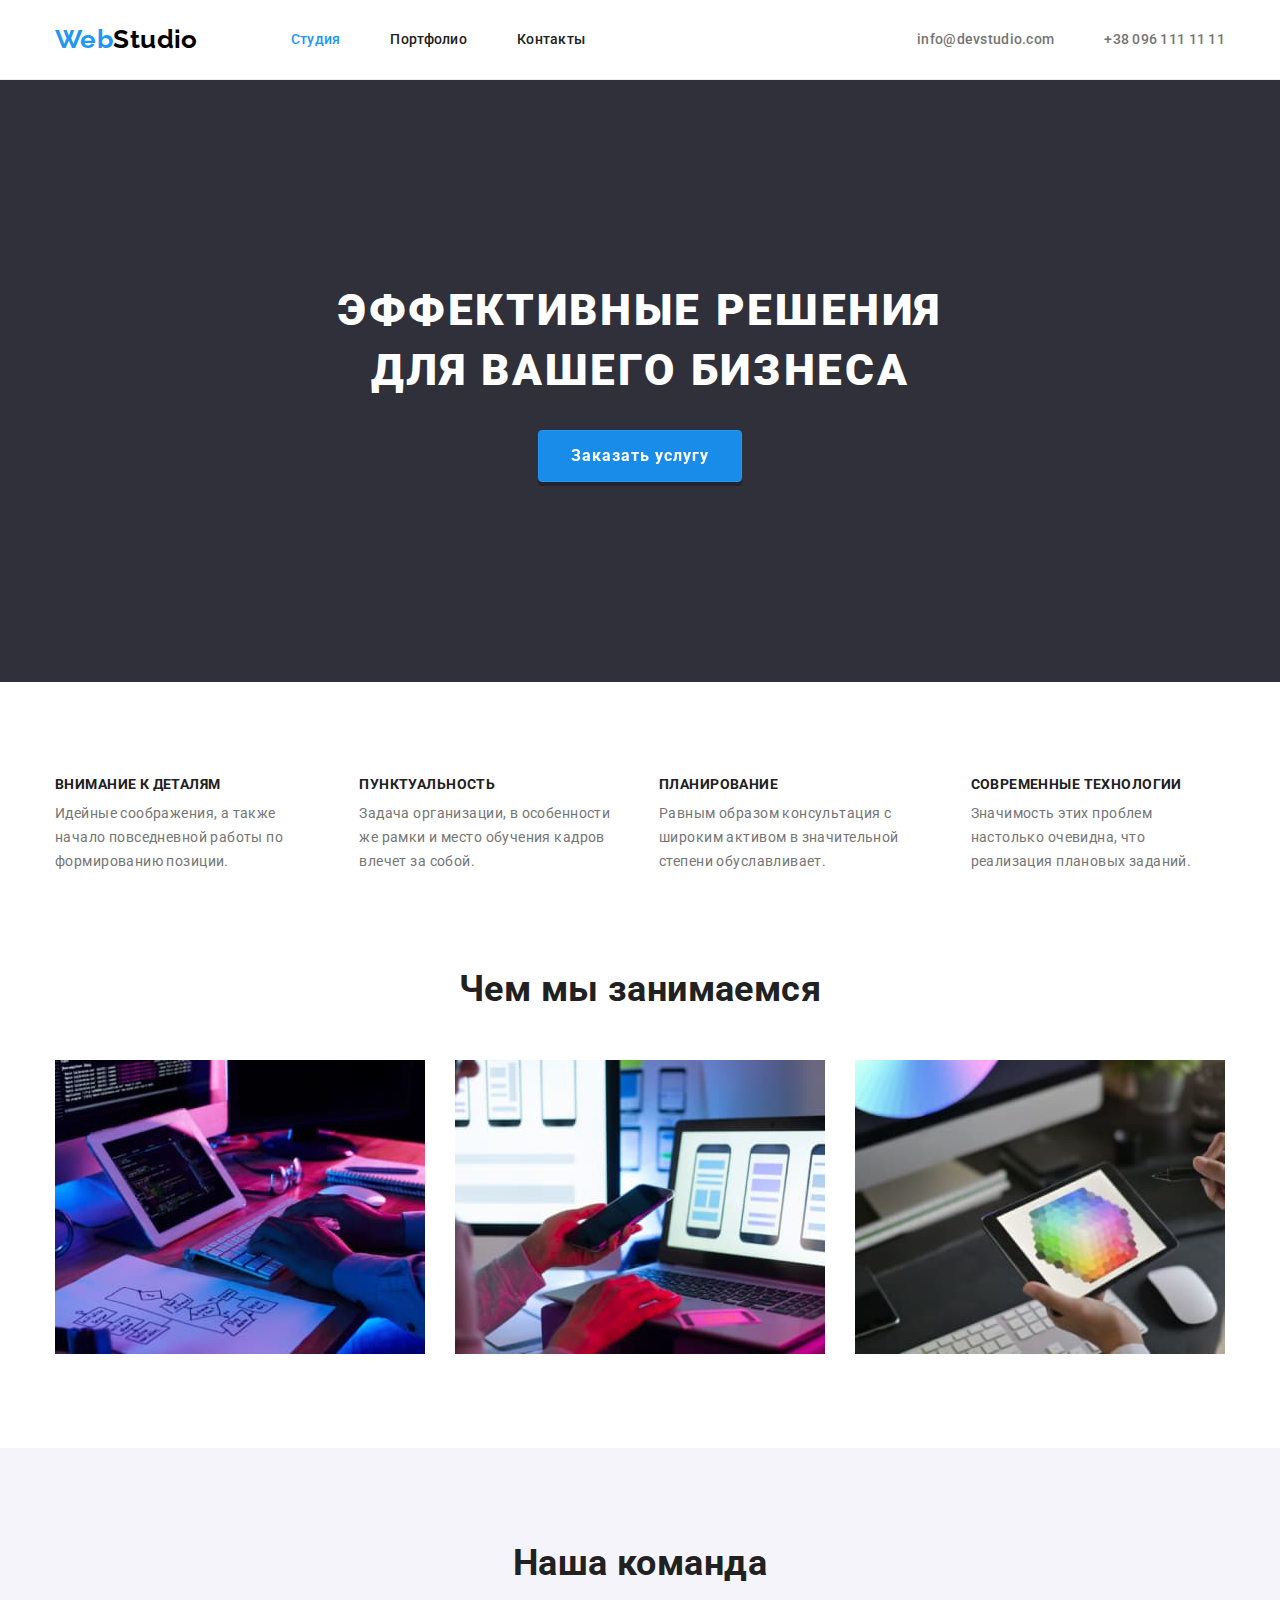
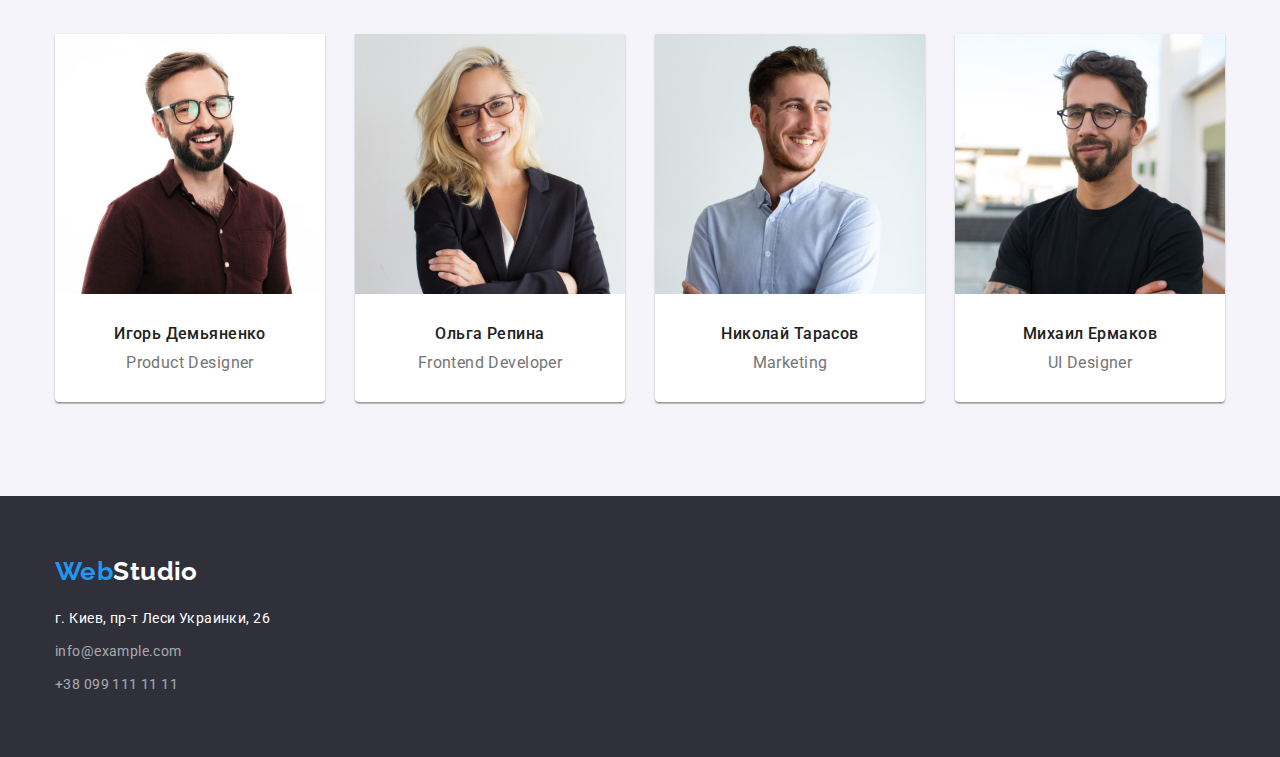
<file: index.html>
<!DOCTYPE html>
<html lang="ru">

<head>
    <meta charset="UTF-8">
    <meta http-equiv="X-UA-Compatible" content="IE=edge">
    <meta name="viewport" content="width=device-width, initial-scale=1.0">
    <title>Студия</title>
    <link rel="preconnect" href="https://fonts.gstatic.com">
    <link
        href="https://fonts.googleapis.com/css2?family=Raleway:wght@700&family=Roboto:wght@400;500;700;900&display=swap"
        rel="stylesheet">
    <link rel="stylesheet" href="https://cdnjs.cloudflare.com/ajax/libs/modern-normalize/1.0.0/modern-normalize.min.css">
    <link rel="stylesheet" href="./css/styles.css">
</head>

<body>
    <header class="header">
        <div class="container flex">
        <nav class="main-nav">
            <a href="./index.html" class="logo-link"> <span class="logo-web">Web</span>Studio</a>
            <ul class="site-nav list">
                <li class="item"><a href="./index.html" class="site-nav-link current">Студия</a></li>
                <li class="item"><a href="./portfolio.html" class="site-nav-link">Портфолио</a></li>
                <li class="item"><a href="#contacts" class="site-nav-link">Контакты</a></li>
            </ul>
        </nav>
        <ul class="info list">
            <li class="item"><a href="mailto:info@devstudio.com" class="info-link">info@devstudio.com</a></li>
            <li class="item"><a href="tel:+380961111111" class="info-link">+38 096 111 11 11</a></li>
        </ul>
        </div>
    </header>

    <main>
        <!-- Hero block -->
        <section class="hero">
            <div class="container">
                <h1 class="hero-title">Эффективные решения<br>для вашего бизнеса
                </h1>
                <button class="button primary" type="button">Заказать услугу</button>
            </div>
        </section>

        <!-- Features -->
        <section class="section">
            <div class="container">
                <h2 hidden> Особенности</h2>
                <ul class="features list">
                    <li class="features card">
                        <h3 class="features title">Внимание к деталям</h3>
                        <p class="features text">Идейные соображения, а также начало повседневной работы по формированию
                            позиции.</p>
                    </li>
                    <li class="features card">
                        <h3 class="features title">Пунктуальность</h3>
                        <p class="features text">Задача организации, в особенности же рамки и место обучения кадров
                            влечет за собой.</p>
                    </li>
                    <li class="features card">
                        <h3 class="features title">Планирование</h3>
                        <p class="features text">Равным образом консультация с широким активом в значительной степени
                            обуславливает.</p>
                    </li>
                    <li class="features card">
                        <h3 class="features title">Современные технологии</h3>
                        <p class="features text">Значимость этих проблем настолько очевидна, что реализация плановых
                            заданий.</p>
                    </li>
                </ul>
            </div>
        </section>
        <!-- Our profile -->
        <section class="profile section">
            <div class="container">
                <h2 class=" profile-title">Чем мы занимаемся</h2>
                <ul class=" profile list">
                    <li class="profile card">
                        <img src="./images/keyboard.jpg" alt="Руки печатают на клавиатуре" width="370" height="294">
                    </li>
                    <li class="profile card">
                        <img src="./images/laptop.jpg" alt="Ноутбук и телефон" width="370" height="294">
                    </li>
                    <li class="profile card">
                        <img src="./images/tablet.jpg" alt="Палитра цветов в планшете" width="370" height="294">
                    </li>
                </ul>
            </div>
        </section>
        <!-- Our team -->
        <section class="team section">
            <div class="container">
                <h2 class="team-title">Наша команда</h2>
                <ul class="team list">
                    <li class="team card">
                        <img src="./images/product-designer.jpg" alt="Продакт Дизайнер" width="270" height="260">
                        <div class="content">
                        <h3 class="card name">Игорь Демьяненко</h3>
                        <p class="card position">Product Designer</p></div>
                    </li>
                    <li class="team card">
                        <img src="./images/frontend-developer.jpg" alt="Фронтенд Разработчик" width="270" height="260">
                        <div class="content">
                        <h3 class="card name">Ольга Репина</h3>
                        <p class="card position">Frontend Developer</p>
                        </div>
                    </li>
                    <li class="team card">
                        <img src="./images/marketolog.jpg" alt="Маркетолог" width="270" height="260">
                        <div class="content">
                        <h3 class="card name">Николай Тарасов</h3>
                        <p class="card position">Marketing</p>
                        </div>
                    </li>
                    <li class="team card">
                        <img src="./images/ui-designer.jpg" alt="Дизайнер" width="270" height="260">
                        <div class="content">
                        <h3 class="card name">Михаил Ермаков</h3>
                        <p class="card position">UI Designer</p>
                        </div>
                    </li>
                </ul>
            </div>
        </section>
    </main>

    <footer class="footer">
        <div class="container">
        <a href="./index.html" class="footer-logo logo-link"><span class="logo-web">Web</span>Studio</a>
        <address id="contacts" class="address-info">
            <p class="location"> г. Киев, пр-т Леси Украинки, 26 </p>
            <ul class="address list">
                <li class="item"><a href="mailto:info@example.com" class="address-link link">info@example.com</a></li>
                <li class="item"><a href="tel:+380991111111" class="address-link link">+38 099 111 11 11</a></li>
            </ul>
        </address>
        </div>
    </footer>
</body>

</html>
</file>
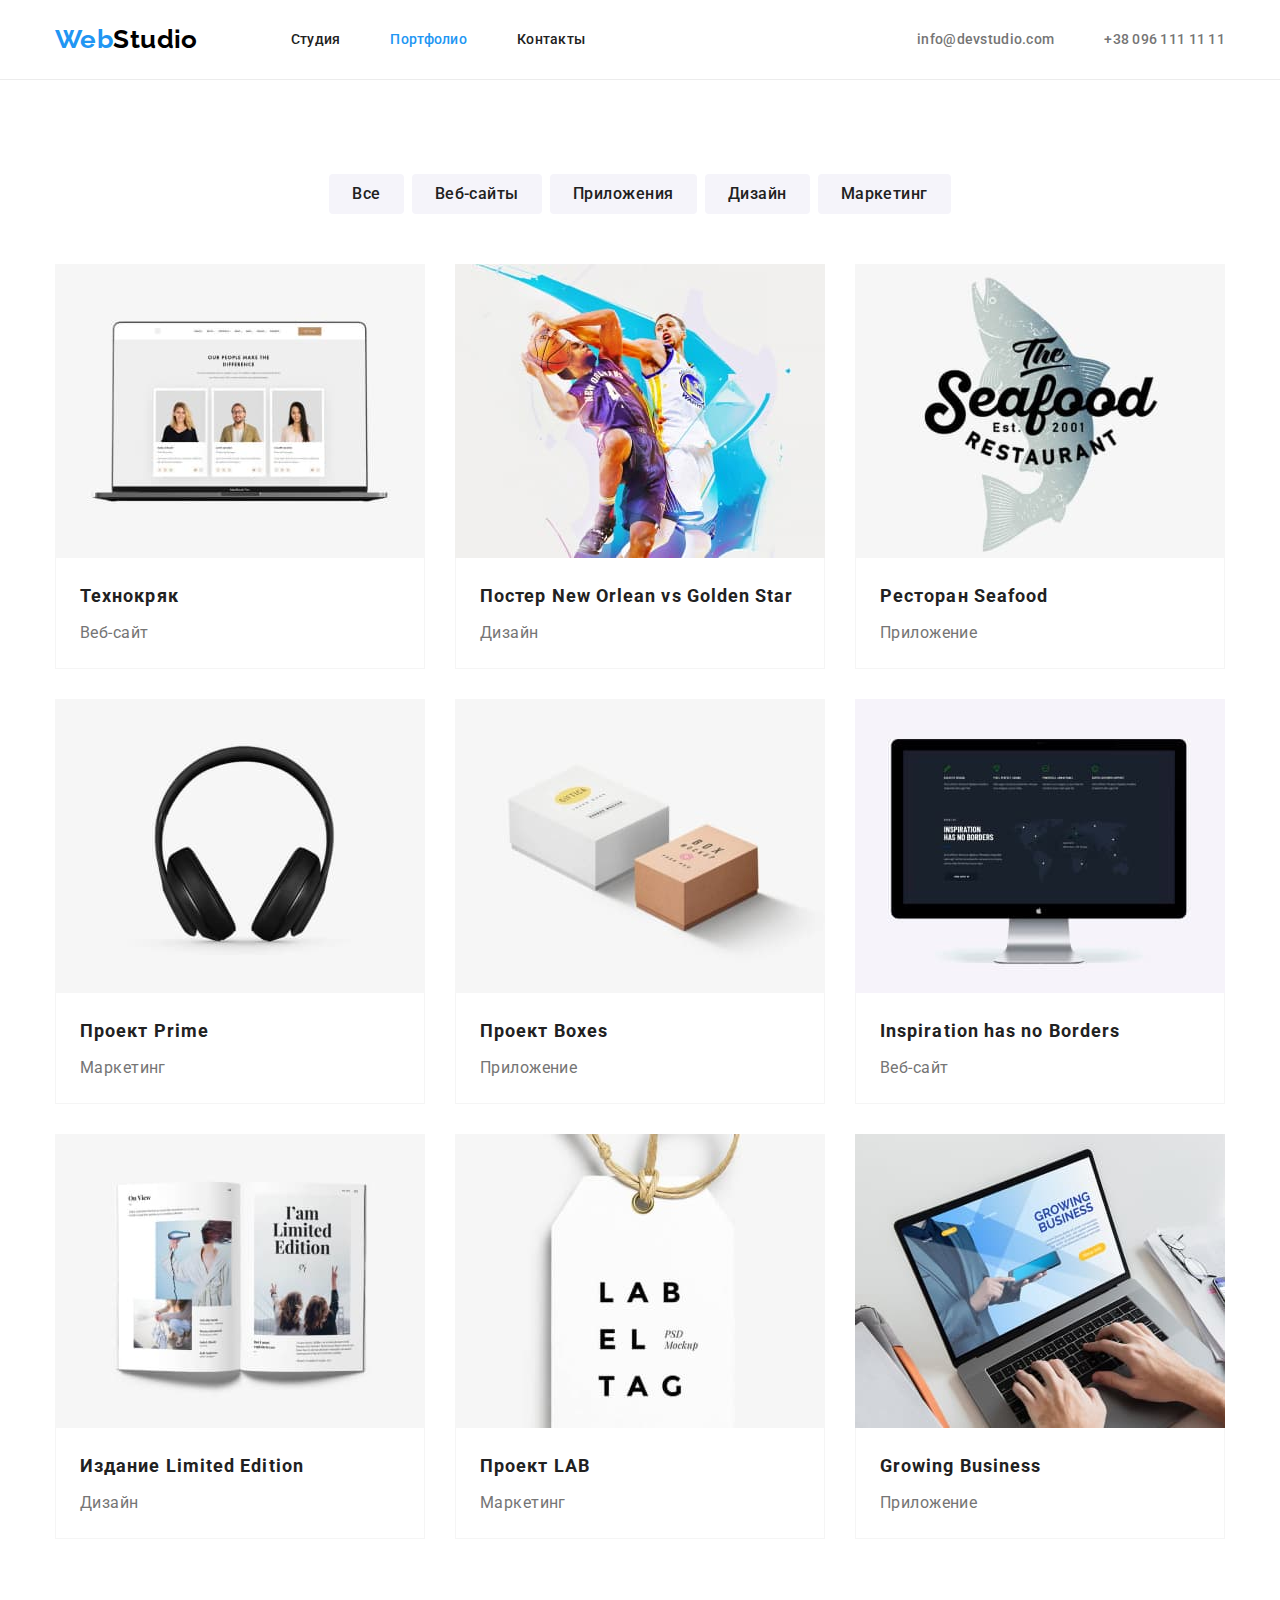
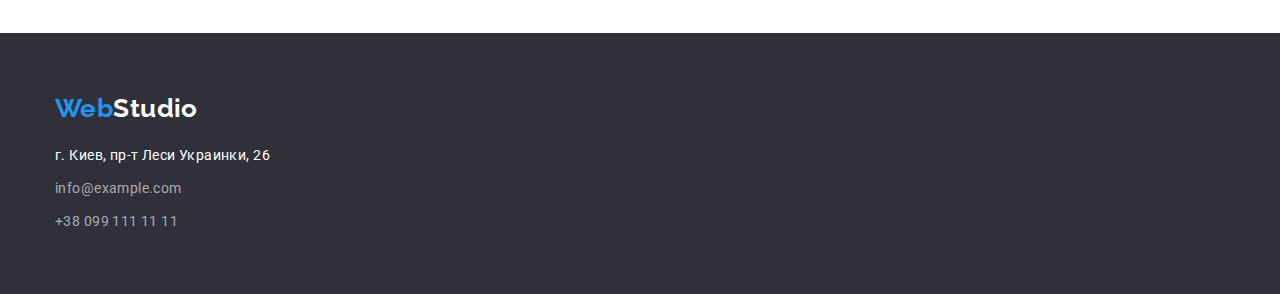
<file: portfolio.html>
<!DOCTYPE html>
<html lang="ru">

<head>
    <meta charset="UTF-8">
    <meta http-equiv="X-UA-Compatible" content="IE=edge">
    <meta name="viewport" content="width=device-width, initial-scale=1.0">
    <title>Портфолио</title>
    <link
        href="https://fonts.googleapis.com/css2?family=Raleway:wght@700&family=Roboto:wght@400;500;700;900&display=swap"
        rel="stylesheet">
    <link rel="stylesheet" href="https://cdnjs.cloudflare.com/ajax/libs/modern-normalize/1.0.0/modern-normalize.min.css">
    <link rel="stylesheet" href="./css/styles.css">
</head>

<body>
    <header class="header">
        <div class="container flex">
            <nav class="main-nav">
                <a href="./index.html" class="logo-link"> <span class="logo-web">Web</span>Studio</a>
                <ul class="site-nav list">
                    <li class="item"><a href="./index.html" class="site-nav-link">Студия</a></li>
                    <li class="item"><a href="./portfolio.html" class="site-nav-link current">Портфолио</a></li>
                    <li class="item"><a href="#contacts" class="site-nav-link">Контакты</a></li>
                </ul>
            </nav>
            <ul class="info list">
                <li class="item"><a href="mailto:info@devstudio.com" class="info-link">info@devstudio.com</a></li>
                <li class="item"><a href="tel:+380961111111" class="info-link">+38 096 111 11 11</a></li>
            </ul>
        </div>
    </header>
    <main>
        <section class="section">
            <!-- Наши продукты -->
            <div class="container">
                <h1 hidden> Наши продукты примеры</h1>
                <ul class="filter list">
                    <li class="filter item"> <button class="filter button" type="button">Все </button></li>
                    <li class="filter item"> <button class="filter button" type="button">Веб-сайты </button></li>
                    <li class="filter item"> <button class="filter button" type="button">Приложения </button></li>
                    <li class="filter item"> <button class="filter button" type="button">Дизайн </button></li>
                    <li class="filter item"> <button class="filter button" type="button">Маркетинг </button></li>
                </ul>
                <ul class="product list">
                    <li class="product card">
                        <a href="#" class="link"> <img src="./images/technokryak.jpg" alt="Технокряк" width="370">
                            <div class="content">
                            <h2 class="product name">Технокряк</h2>
                            <p class="product category">Веб-сайт</p>
                            </div>
                        </a>
                    </li>
                    <li class="product card">
                        <a href="#" class="link"> <img src="./images/poster.jpg" alt="Постер" width="370">
                            <div class="content">
                            <h2 class="product name">Постер New Orlean vs Golden Star</h2>
                            <p class="product category">Дизайн</p>
                            </div>
                        </a>
                    </li>
                    <li class="product card">
                        <a href="#" class="link"> <img src="./images/restaurant.jpg" alt="Ресторан" width="370">
                            <div class="content">
                            <h2 class="product name">Ресторан Seafood</h2>
                            <p class="product category">Приложение</p>
                            </div>
                        </a>
                    </li>
                    <li class="product card">
                        <a href="#" class="link"> <img src="./images/earphones.jpg" alt="Проект прайм" width="370">
                            <div class="content">
                            <h2 class="product name">Проект Prime</h2>
                            <p class="product category">Маркетинг</p>
                            </div>
                        </a>
                    </li>
                    <li class="product card">
                        <a href="#" class="link"> <img src="./images/boxes.jpg" alt="Проект боксес" width="370">
                            <div class="content">
                            <h2 class="product name">Проект Boxes</h2>
                            <p class="product category">Приложение</p>
                            </div>
                        </a>
                    </li>
                    <li class="product card">
                        <a href="#" class="link"> <img src="./images/inspiration-site.jpg" alt="Инспирейш сайт"
                                width="370">
                            <div class="content">
                            <h2 class="product name">Inspiration has no Borders</h2>
                            <p class="product category">Веб-сайт</p>
                            </div>
                        </a>
                    </li>
                    <li class="product card">
                        <a href="#" class="link"> <img src="./images/magazine.jpg" alt="Журнал" width="370">
                            <div class="content">
                            <h2 class="product name">Издание Limited Edition</h2>
                            <p class="product category">Дизайн</p>
                            </div>
                        </a>
                    </li>
                    <li class="product card">
                        <a href="#" class="link"> <img src="./images/lab.jpg" alt="Проект лаб" width="370">
                            <div class="content">
                            <h2 class="product name">Проект LAB</h2>
                            <p class="product category">Маркетинг</p>
                            </div>
                        </a>
                    </li>
                    <li class="product card">
                        <a href="#" class="link"> <img src="./images/application.jpg" alt="Бизнес-приложение"
                                width="370">
                            <div class="content">
                            <h2 class="product name">Growing Business</h2>
                            <p class="product category">Приложение</p>
                            </div>
                        </a>
                    </li>
                </ul>
            </div>
        </section>
    </main>
    <footer class="footer">
        <div class="container">
            <a href="./index.html" class="footer-logo logo-link"><span class="logo-web">Web</span>Studio</a>
            <address id="contacts" class="address-info">
                <p class="location"> г. Киев, пр-т Леси Украинки, 26 </p>
                <ul class="address list">
                    <li class="item"><a href="mailto:info@example.com" class="address-link link">info@example.com</a></li>
                    <li class="item"><a href="tel:+380991111111" class="address-link link">+38 099 111 11 11</a></li>
                </ul>
            </address>
        </div>
    </footer>
</body>

</html>
</file>
<file: css/styles.css>
/* цвет основного текста #757575 */
/* вторичный цвет текста (Заголовки) #212121 */
/* белый цвет #FFFFFF */
/* основной цвет фона #E5E5E5 */
/* акцент #2196F3 */
/* вторичный цвет фона #F5F4FA */
/* цвет подвала #2F303A */
/* цвет лого #000000 */
/* цвет фона карточки #F5F5F5 */

:root {
  --primary-text-color: #757575;
  --title-text-color: #212121;
  --primary-white-color: #fff;
  --accent-color: #2196f3;
  --secondary-bg-color: #f5f4fa;
  --footer-color: #2f303a;
  --logo-color: #000000;
  --button-accent-color: #188ce8;
  --border-card-color: #f5f5f5;

  --hero-font-weight: 900;
  --title-font-weight: 700;
  --nav-font-weight: 500;

  --hero-font-size: 44px;
  --title-font-size: 36px;
  --logo-font-size: 26px;
  --button-product-size: 18px;
  --button-font-size: 16px;
  --item-font-size: 14px;
}

body {
  box-sizing: border-box;

  font-family: "Roboto", sans-serif;
  font-size: var(--item-font-size);

  color: var(--primary-text-color);
  background-color: var(--primary-white-color);

  line-height: 1.173;
  letter-spacing: 0.03em;
}

img {
  display: block;
  width: 100%;
  height: auto;
}

/* Сброс стилей */
h1,
h2,
h3,
h4,
h5,
h6,
p,
ul {
  margin: 0;
  padding: 0;
}

ul {
  list-style: none;
}

/* Сброс стилей */

.container {
  width: 1200px;
  margin-left: auto;
  margin-right: auto;
  padding-left: 15px;
  padding-right: 15px;
}

/* стили списков */
.features.list,
.profile.list,
.team.list,
.filter.list,
.product.list {
  display: flex;
}
/* стили списков */

/* cтили ссылок */
.link {
  text-decoration: none;
  font-style: normal;
}
.site-nav-link,
.info-link {
  padding-top: 30px;
  padding-bottom: 30px;
  text-decoration: none;
  font-style: normal;
  color: var(--title-text-color);
  font-weight: var(--nav-font-weight);
  letter-spacing: 0.02em;
  line-height: 1.143;
}
.site-nav-link:hover,
.info-link:hover,
.address-link:hover,
.site-nav-link:focus,
.info-link:focus,
.address-link:focus {
  color: var(--accent-color);
}
.site-nav-link.current {
  color: var(--accent-color);
}
.info-link {
  color: var(--primary-text-color);
}
/* cтили ссылок */
/* лого */
.logo-link {
  text-decoration: none;
  font-style: normal;
  color: var(--logo-color);
  font-family: "raleway";
  font-weight: var(--title-font-weight);
  font-size: var(--logo-font-size);
  line-height: 1.192;
}
.logo-web {
  color: var(--accent-color);
}
/* лого */

/* cтили кнопок */
.button {
  font-family: inherit;
  font-weight: var(--title-font-weight);
  font-size: var(--button-font-size);
  line-height: 1.625;
  border-radius: 4px;
  color: var(--title-text-color);
  background-color: var(--secondary-bg-color);
  letter-spacing: 0.06em;
  text-align: center;
  cursor: pointer;
}
.button.primary {
  margin-top: 30px;
  border: 1px solid transparent;
  display: inline-block;
  min-width: 200px;
  padding: 10px 32px;
  line-height: 1.875;
  color: var(--primary-white-color);
  background-color: var(--button-accent-color);
  border-color: var(--accent-color);
  filter: drop-shadow(0 4px rgba(0, 0, 0, 0.25));
}
.button.primary:hover,
.filter.button:hover,
.filter.button:focus,
.button.primary:focus {
  color: var(--primary-white-color);
  background-color: var(--accent-color);
}
.filter.button {
  min-width: 73px;
  padding: 6px 22px;
  font-weight: var(--nav-font-weight);
  letter-spacing: 0.03em;
  border: 1px solid transparent;
}
/* cтили кнопок */

/* cтили карточек */
.team.card,
.features.card,
.profile.card,
.product.card {
  line-height: 1.188;
}
/* cтили карточек */

/* Section */

.section {
  padding-top: 94px;
  padding-bottom: 94px;
}

.profile-title,
.team-title {
  font-weight: var(--title-font-weight);
  font-size: var(--title-font-size);
  color: var(--title-text-color);
  text-align: center;
  line-height: 1.167;
}

/* Header */
.header {
  display: flex;
  height: 80px;
  border-bottom: 1px solid #ececec;
}

.container.flex {
  display: flex;
  align-items: center;
}
.main-nav {
  display: flex;
  align-items: center;
}
.site-nav {
  display: flex;
  margin-left: 93px;
}
.site-nav .item:not(:last-child),
.info .item:not(:last-child) {
  margin-right: 50px;
}

.info {
  display: flex;
  margin-left: auto;
}

/* Hero */
.hero {
  padding-top: 200px;
  padding-bottom: 200px;
  text-align: center;
  background-color: var(--footer-color);
}

.hero-title {
  font-weight: var(--hero-font-weight);
  font-size: var(--hero-font-size);
  line-height: 1.364;
  color: var(--primary-white-color);
  letter-spacing: 0.06em;
  text-transform: uppercase;
}

/* Features */

.features.card {
  flex-basis: calc((100%-90px) / 4);
}

.features.card:not(:last-child),
.profile.card:not(:last-child),
.team.card:not(:last-child) {
  margin-right: 30px;
}

.features.title {
  font-weight: var(--title-font-weight);
  font-size: var(--item-font-size);
  color: var(--title-text-color);
  text-transform: uppercase;
  line-height: 1.143;
}
.features.text {
  margin-top: 10px;
  line-height: 1.7142;
}

/* Features */

/* Our profile */
.profile.section {
  padding-top: 0;
}

.team-title,
.profile-title {
  line-height: 1.167;
  margin-bottom: 50px;
}
/* Our team */

.team.section {
  background-color: var(--secondary-bg-color);
}

.team.card {
  background-color: var(--primary-white-color);
  text-align: center;
  width: 270px;
  height: 368px;
  border-radius: 0px 0px 4px 4px;
  box-shadow: 0px 1px 3px rgba(0, 0, 0, 0.12), 0px 1px 1px rgba(0, 0, 0, 0.14),
    0px 2px 1px rgba(0, 0, 0, 0.2);
}
.card.name {
  color: var(--title-text-color);
  font-weight: var(--nav-font-weight);
  font-size: var(--button-font-size);
}
.card.position {
  margin-top: 10px;
  font-size: var(--button-font-size);
}

.team.list > .card .content {
  padding-top: 30px;
  padding-bottom: 30px;
}

/* Footer */
.footer {
  padding-top: 60px;
  padding-bottom: 60px;
  background-color: var(--footer-color);
}

.address-info {
  margin-top: 20px;
  line-height: 1.714;
}

.address.list,
.address .item:last-child {
  margin-top: 9px;
}

.location {
  font-style: normal;
}

.footer-logo.logo-link,
.location {
  color: var(--primary-white-color);
}
.address-link {
  color: rgba(255, 255, 255, 0.6);
}
/* Footer */

/* Portfolio */
.filter.list {
  justify-content: center;
  margin-bottom: 50px;
}
.filter.item {
  display: inline-block;
  line-height: 1.625;
}

.filter.item:not(:last-child) {
  margin-right: 8px;
}

.filter.button:hover,
.filter.button:focus {
  filter: drop-shadow(0px 4px 4px rgba(0, 0, 0, 0.25));
}

/* product */

.product.list {
  flex-wrap: wrap;
}

.product.card {
  background-color: var(--primary-white-color);
  max-width: 370px;
  margin-right: 30px;
  margin-bottom: 30px;
  overflow: hidden;
}

.product.card:nth-child(3n) {
  margin-right: 0;
}

.product.card:nth-last-child(-n + 3) {
  margin-bottom: 0;
}

.product.card .content {
  padding: 20px 24px;
  border-left: 1px solid var(--border-card-color);
  border-right: 1px solid var(--border-card-color);
  border-bottom: 1px solid var(--border-card-color);
}

.product.name {
  color: var(--title-text-color);
  font-weight: var(--title-font-weight);
  font-size: var(--button-product-size);
  line-height: 2;
  letter-spacing: 0.06em;
}
.product.category {
  font-size: var(--button-font-size);
  line-height: 1.875;
  color: var(--primary-text-color);
  margin-top: 4px;
}
</file>
